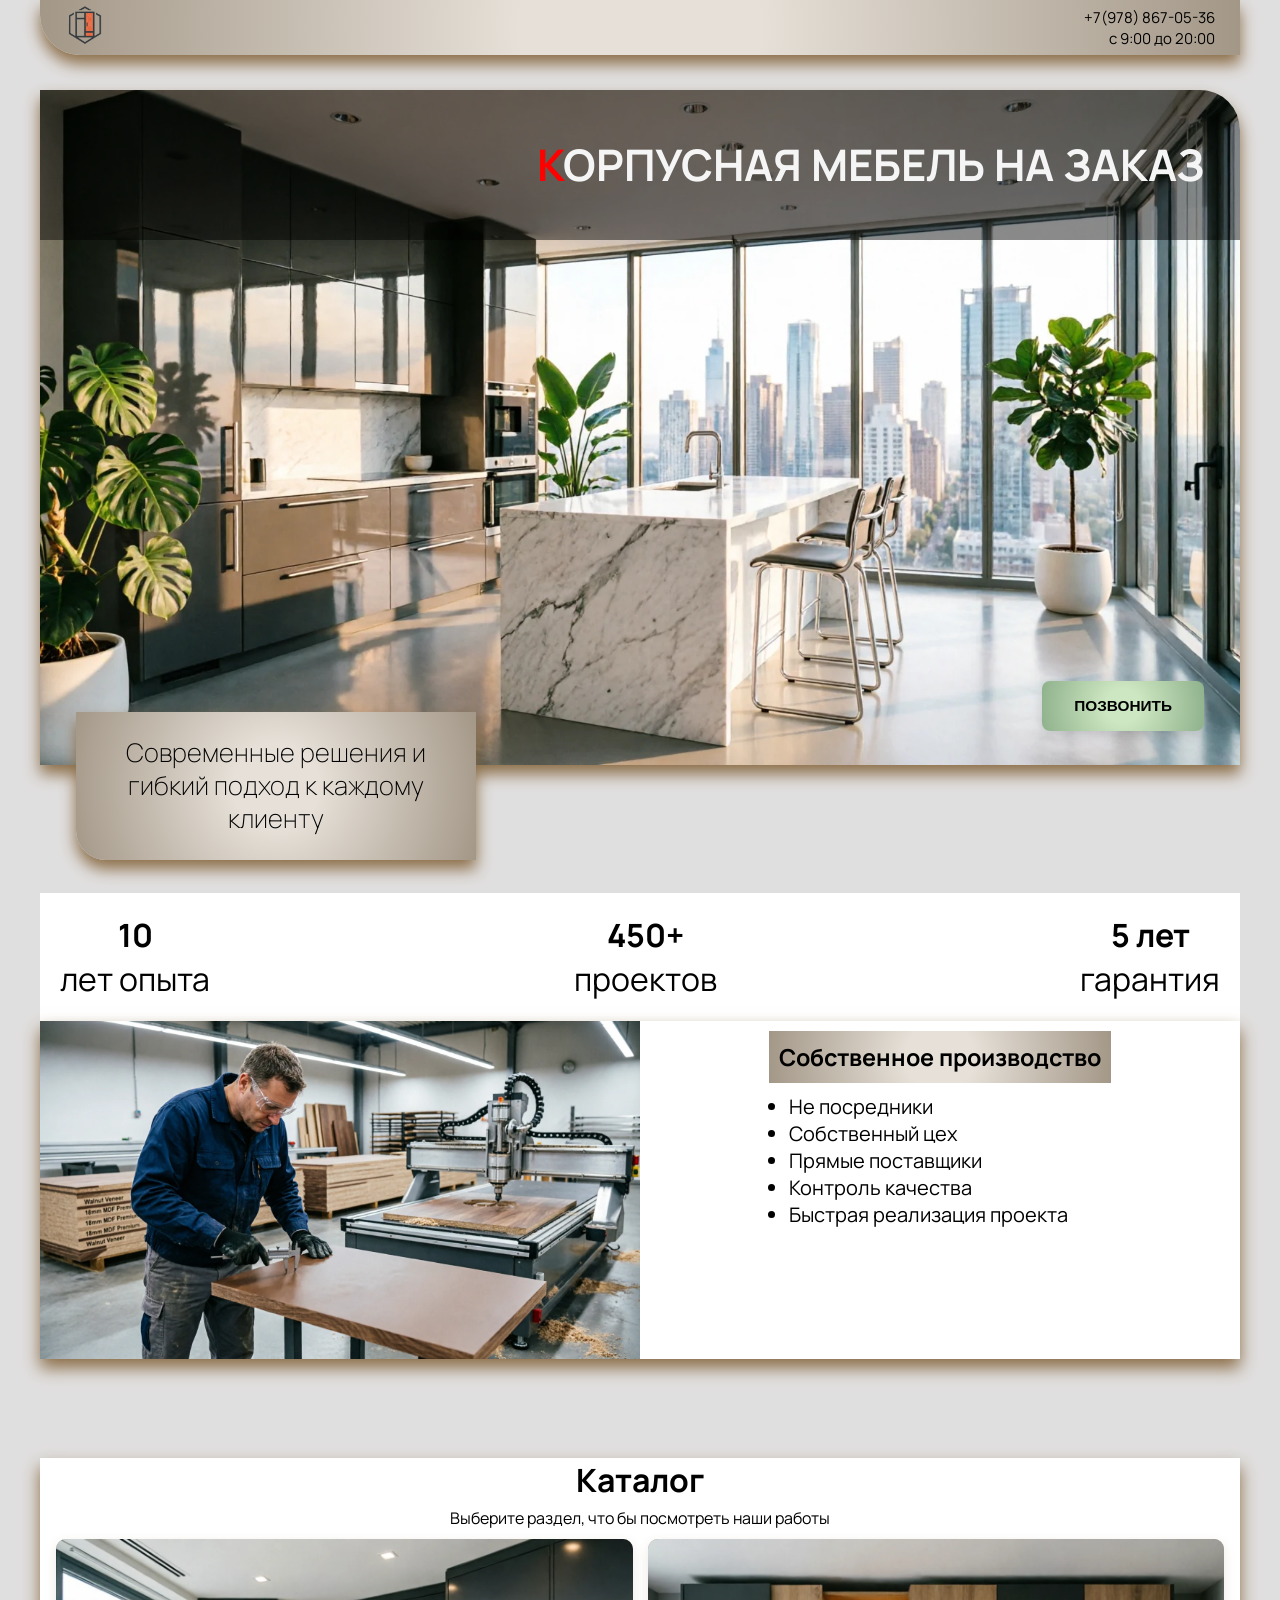
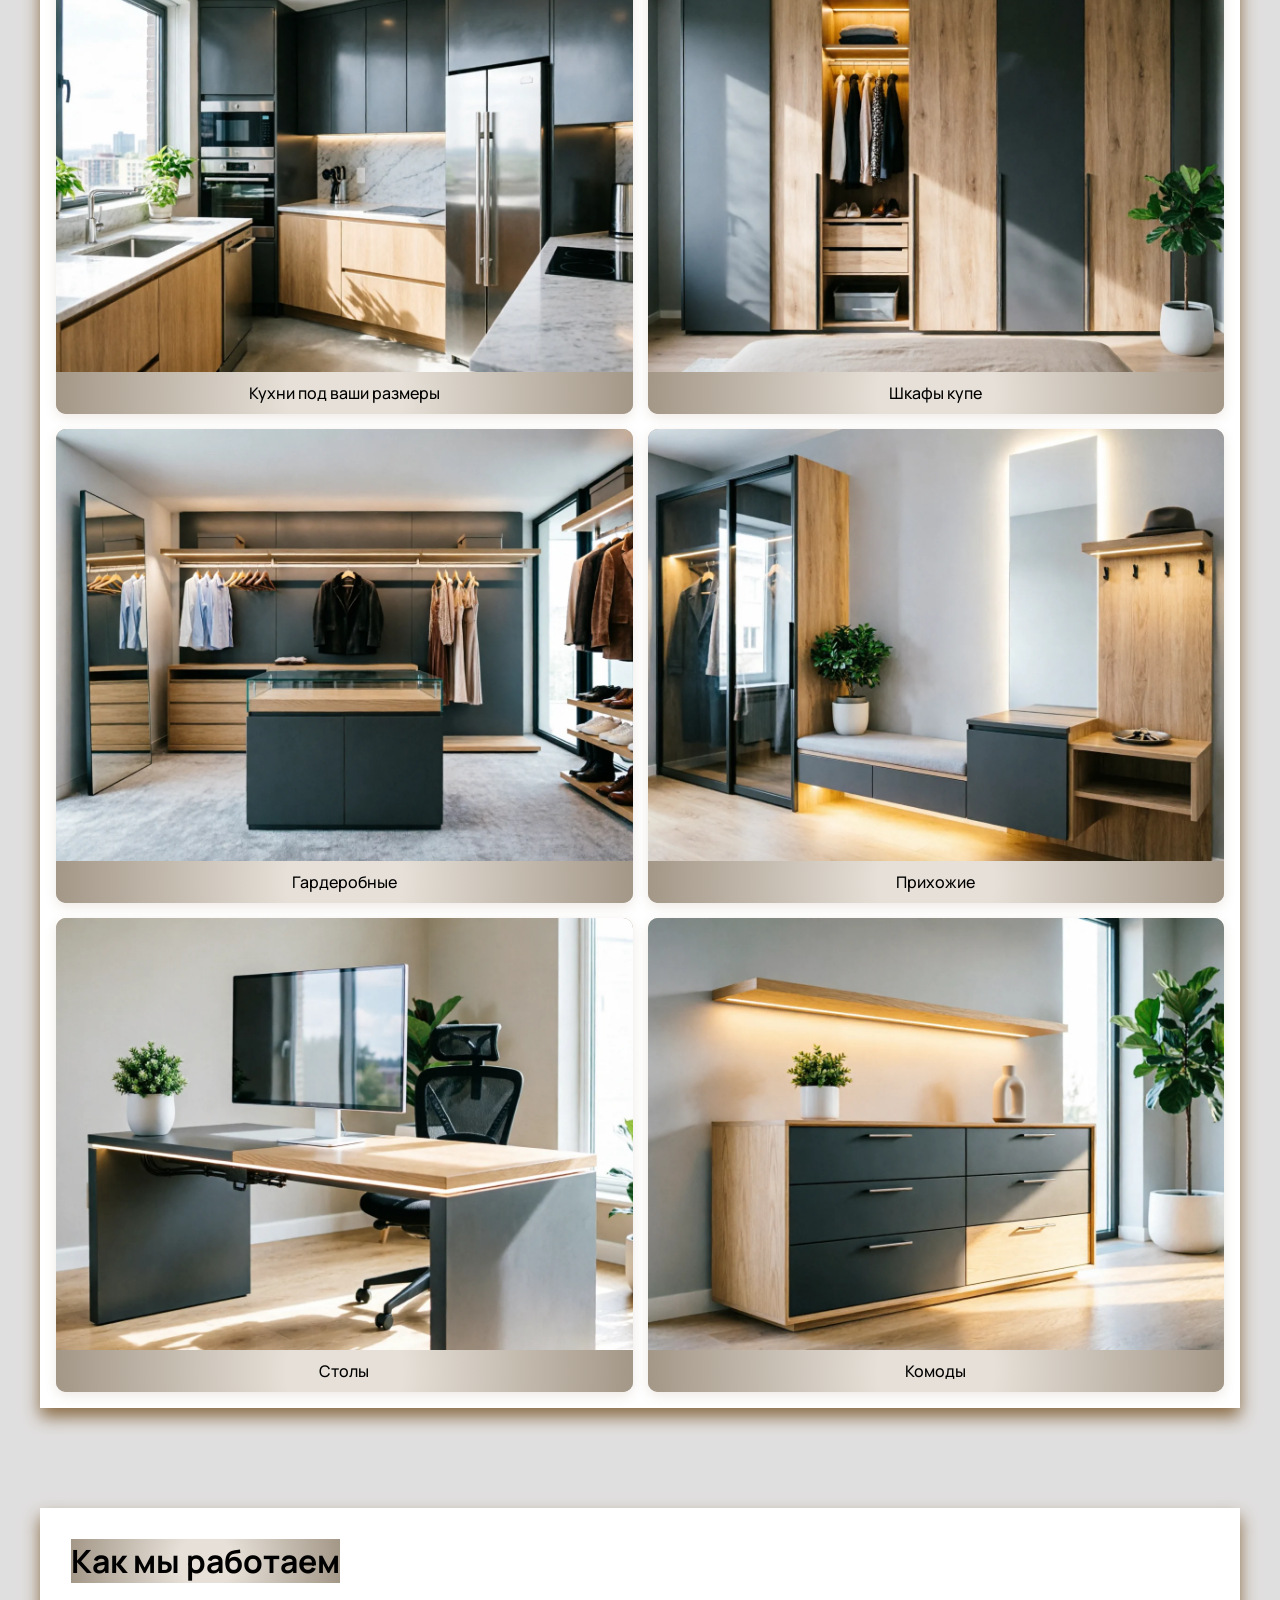
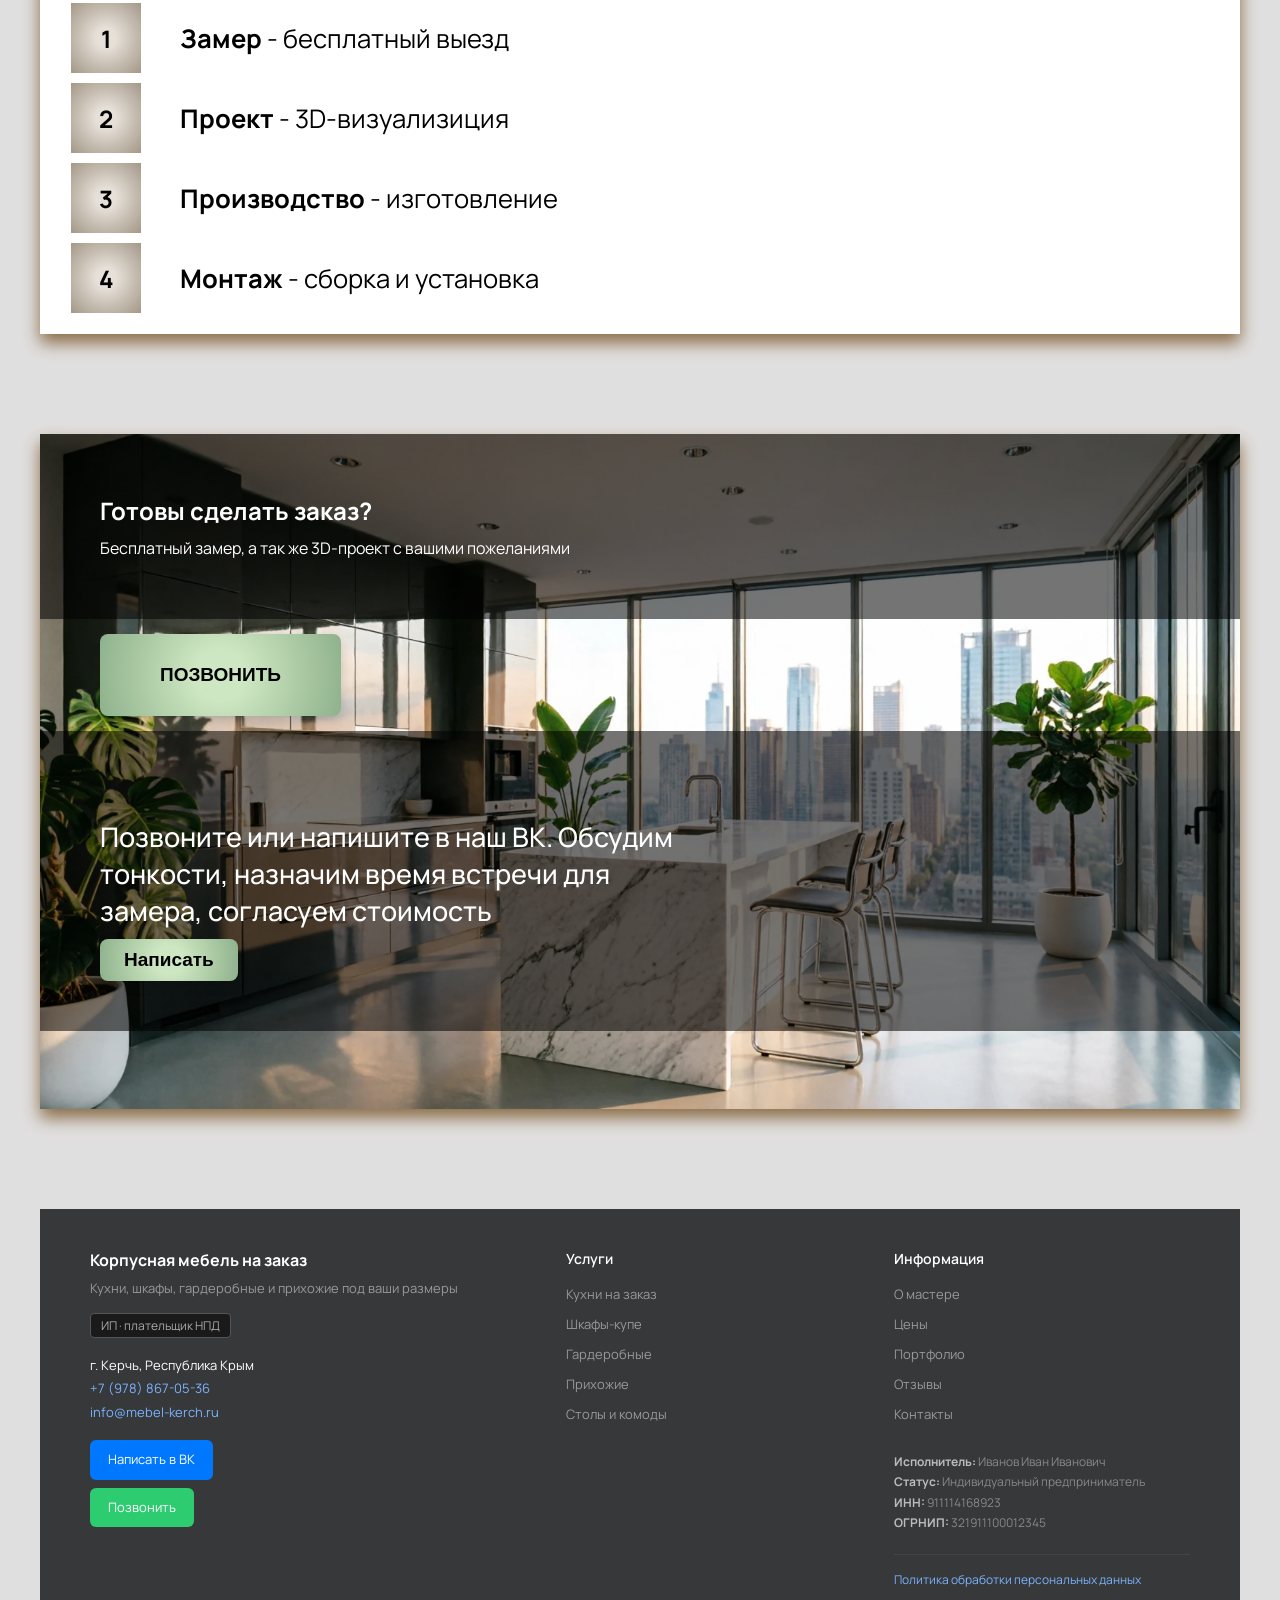
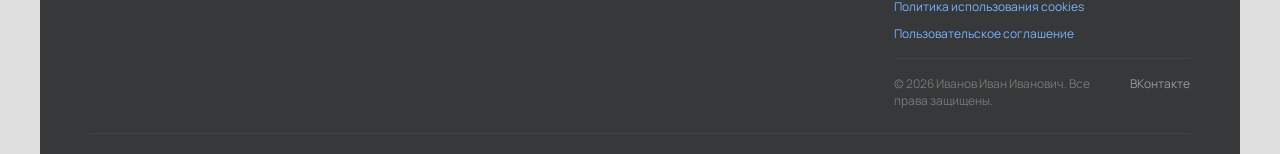
<file: index.html>
<!DOCTYPE html>
<html lang="ru">
<head>
    <meta charset="UTF-8">
    <meta name="viewport" content="width=device-width, initial-scale=1.0">

    <!-- SEO -->
    <meta name="description" content="Корпусная мебель на заказ в Керчи: кухни, шкафы-купе, гардеробные, прихожие, столы и комоды. Собственное производство, бесплатный замер, 3D-проект, гарантия 5 лет. Звоните: +7 (978) 867-05-36">
    <meta name="keywords" content="корпусная мебель Керчь, кухни на заказ Керчь, шкафы-купе Керчь, гардеробные на заказ, прихожие на заказ, мебель на заказ Керчь">
    <meta name="author" content="Иванов Иван Иванович">
    <meta name="robots" content="index, follow">

    <!-- Open Graph (для ВК, Telegram, WhatsApp) -->
    <meta property="og:title" content="Корпусная мебель на заказ в Керчи">
    <meta property="og:description" content="Кухни, шкафы-купе, гардеробные и прихожие под ваши размеры. Собственное производство, гарантия 5 лет.">
    <meta property="og:type" content="website">
    <meta property="og:url" content="https://твой-домен.ru/">
    <meta property="og:image" content="https://твой-домен.ru/images/landing/header-fon.webp">
    <meta property="og:image:width" content="1200">
    <meta property="og:image:height" content="630">
    <meta property="og:locale" content="ru_RU">

    <!-- Фавикон -->
    <link rel="icon" type="image/png" href="images/landing/logotip.png">
    <link rel="apple-touch-icon" href="images/landing/logotip.png">

    <title>Корпусная мебель на заказ</title>
    <link rel="stylesheet" href="styles/style.css">
    <link href="https://fonts.googleapis.com/css2?family=Manrope:wght@400;600;700&display=swap" rel="stylesheet">
</head>
<body>

    <!--ШАПКА-->
    <header class="head">
        <div class="logo-call">
            <div class="logo">
                <img src="images/landing/logotip.png" alt="Логотип фирмы">
            </div>

            <div class="call">
                <p>+7(978) 867-05-36</p>
                <p class="time">с 9:00 до 20:00</p>
            </div>
        </div>

        <!--ГЛАВНЫЙ БЛОК-->
        <div class="glavnaya">
            <div class="zagolovok-text">
                <h1><span>К</span>ОРПУСНАЯ МЕБЕЛЬ НА ЗАКАЗ</h1>
            </div>

            <div class="btn-call">
                <a href="tel:+79788670536">
                    <button>ПОЗВОНИТЬ</button>
                </a>
            </div>

            <div class="slogan">
                <h3>Современные решения и гибкий подход к каждому клиенту</h3>
            </div>
        </div>

        <div class="stata">
            <div class="old">
                <h4>10</h4>
                <p>лет опыта</p>
            </div>

            <div class="project">
                <h4>450+</h4>
                <p>проектов</p>
            </div>

            <div class="garant">
                <h4>5 лет</h4>
                <p>гарантия</p>
            </div>
        </div>

        <div class="information">
            <div>
                <img src="images/landing/information.webp" alt="Наше производство">
            </div>

            <div class="information-spisok">
                <h3>Собственное производство</h3>
                <ul>
                    <li>Не посредники</li>
                    <li>Собственный цех</li>
                    <li>Прямые поставщики</li>
                    <li>Контроль качества</li>
                    <li>Быстрая реализация проекта</li>
                </ul>
            </div>
        </div>
    </header>

    <section class="katalog">
    <h3>Каталог</h3>
    <p>Выберите раздел, что бы посмотреть наши работы</p>

    <div class="katalog-grid">
        <a href="catalog/kuhni.html" target="_blank" class="card-link">
            <div class="card">
                <img src="images/cards/kuh.webp" alt="Кухня">
                <p>Кухни под ваши размеры</p>
            </div>
        </a>

        <a href="catalog/shkafy.html" target="_blank" class="card-link">
            <div class="card">
                <img src="images/cards/kupe.webp" alt="Шкаф купе">
                <p>Шкафы купе</p>
            </div>
        </a>

        <a href="catalog/garderob.html" target="_blank" class="card-link">
            <div class="card">
                <img src="images/cards/gard.webp" alt="Гардеробная">
                <p>Гардеробные</p>
            </div>
        </a>

        <a href="catalog/prihozhie.html" target="_blank" class="card-link">
            <div class="card">
                <img src="images/cards/prih.webp" alt="Прихожая">
                <p>Прихожие</p>
            </div>
        </a>

        <a href="catalog/stoly.html" target="_blank" class="card-link">
            <div class="card">
                <img src="images/cards/stol.webp" alt="Стол">
                <p>Столы</p>
            </div>
        </a>

        <a href="catalog/komody.html" target="_blank" class="card-link">
            <div class="card">
                <img src="images/cards/komod.webp" alt="Комод">
                <p>Комоды</p>
            </div>
        </a>
    </div>
</section>

    <div class="container-spisok-work">
        <div class="spisok-work">
            <h3>Как мы работаем</h3>
            <div class="number-work">
                <h2>1</h2>
                <p class="work-text"><span>Замер</span> - бесплатный выезд</p>
            </div>

            <div class="number-work">
                <h2>2</h2>
                <p class="work-text"><span>Проект</span> - 3D-визуализиция</p>
            </div>

            <div class="number-work">
                <h2>3</h2>
                <p class="work-text"><span>Производство</span> - изготовление</p>
            </div>

            <div class="number-work">
                <h2>4</h2>
                <p class="work-text"><span>Монтаж</span> - сборка и установка</p>
            </div>
        </div>
    </div>

    <div class="container-priziv">
        <div class="priziv">
            <h2>Готовы сделать заказ?</h2>
            <p class="title">Бесплатный замер, а так же 3D-проект с вашими пожеланиями</p>
        </div>

        <div class="btn-call-two">
            <a href="tel:+79788670536">
                <button>ПОЗВОНИТЬ</button>
            </a>
        </div>

        <div class="vk-title">
            <div class="text">
                <p>Позвоните или напишите в наш ВК. Обсудим тонкости,
                назначим время встречи для замера, согласуем стоимость</p>
                <a href="https://vk.ru/mebel_kerch82" target="_blank" rel="noopener">
                    <button>Написать</button>
                </a>
            </div>
        </div>
    </div>

    <footer class="footer">
        <div class="footer-grid">

            <!-- Колонка 1: Бренд + контакты -->
            <div class="footer-col footer-brand">
                <div class="logo">Корпусная мебель на заказ</div>
                <div class="tagline">Кухни, шкафы, гардеробные и прихожие под ваши размеры</div>
                <div class="status">ИП · плательщик НПД</div>

                <div class="contacts-block">
                    <div>г. Керчь, Республика Крым</div>
                    <div><a href="tel:+79788670536">+7 (978) 867-05-36</a></div>
                    <div><a href="mailto:info@mebel-kerch.ru">info@mebel-kerch.ru</a></div>

                    <div style="margin-top:12px">
                        <a href="https://vk.ru/mebel_kerch82" class="btn-vk" target="_blank" rel="noopener">Написать в ВК</a>
                    </div>

                    <div>
                        <a href="tel:+79788670536" class="btn-call-footer">Позвонить</a>
                    </div>
                </div>
            </div>

            <!-- Колонка 2: Услуги -->
            <div class="footer-col">
                <h4>Услуги</h4>
                <ul>
                    <li><a href="#kuhni">Кухни на заказ</a></li>
                    <li><a href="#shkafy">Шкафы-купе</a></li>
                    <li><a href="#garderob">Гардеробные</a></li>
                    <li><a href="#prihozhie">Прихожие</a></li>
                    <li><a href="#stoly">Столы и комоды</a></li>
                </ul>
            </div>

            <!-- Колонка 3: Информация -->
            <div class="footer-col">
                <h4>Информация</h4>
                <ul>
                    <li><a href="#master">О мастере</a></li>
                    <li><a href="#price">Цены</a></li>
                    <li><a href="#portfolio">Портфолио</a></li>
                    <li><a href="#reviews">Отзывы</a></li>
                    <li><a href="#contacts">Контакты</a></li>
                </ul>

                <!-- Юридическая информация -->
                <div class="legal-info">
                    <div><strong>Исполнитель:</strong> Иванов Иван Иванович</div>
                    <div><strong>Статус:</strong> Индивидуальный предприниматель</div>
                    <div><strong>ИНН:</strong> 911114168923</div>
                    <div><strong>ОГРНИП:</strong> 321911100012345</div>
                </div>

                <!-- Ссылки на документы -->
                <div class="legal-links">
                    <a href="legal/privacy.html">Политика обработки персональных данных</a>
                    <a href="legal/cookies.html">Политика использования cookies</a>
                    <a href="legal/terms.html">Пользовательское соглашение</a>
                </div>

                <!-- Нижняя строка -->
                <div class="footer-bottom">
                    <div>© 2026 Иванов Иван Иванович. Все права защищены.</div>
                    <div>
                        <a href="https://vk.ru/mebel_kerch82" target="_blank" rel="noopener">ВКонтакте</a>
                    </div>
                </div>
            </div>
        </div>
    </footer>

</body>
</html>
</file>
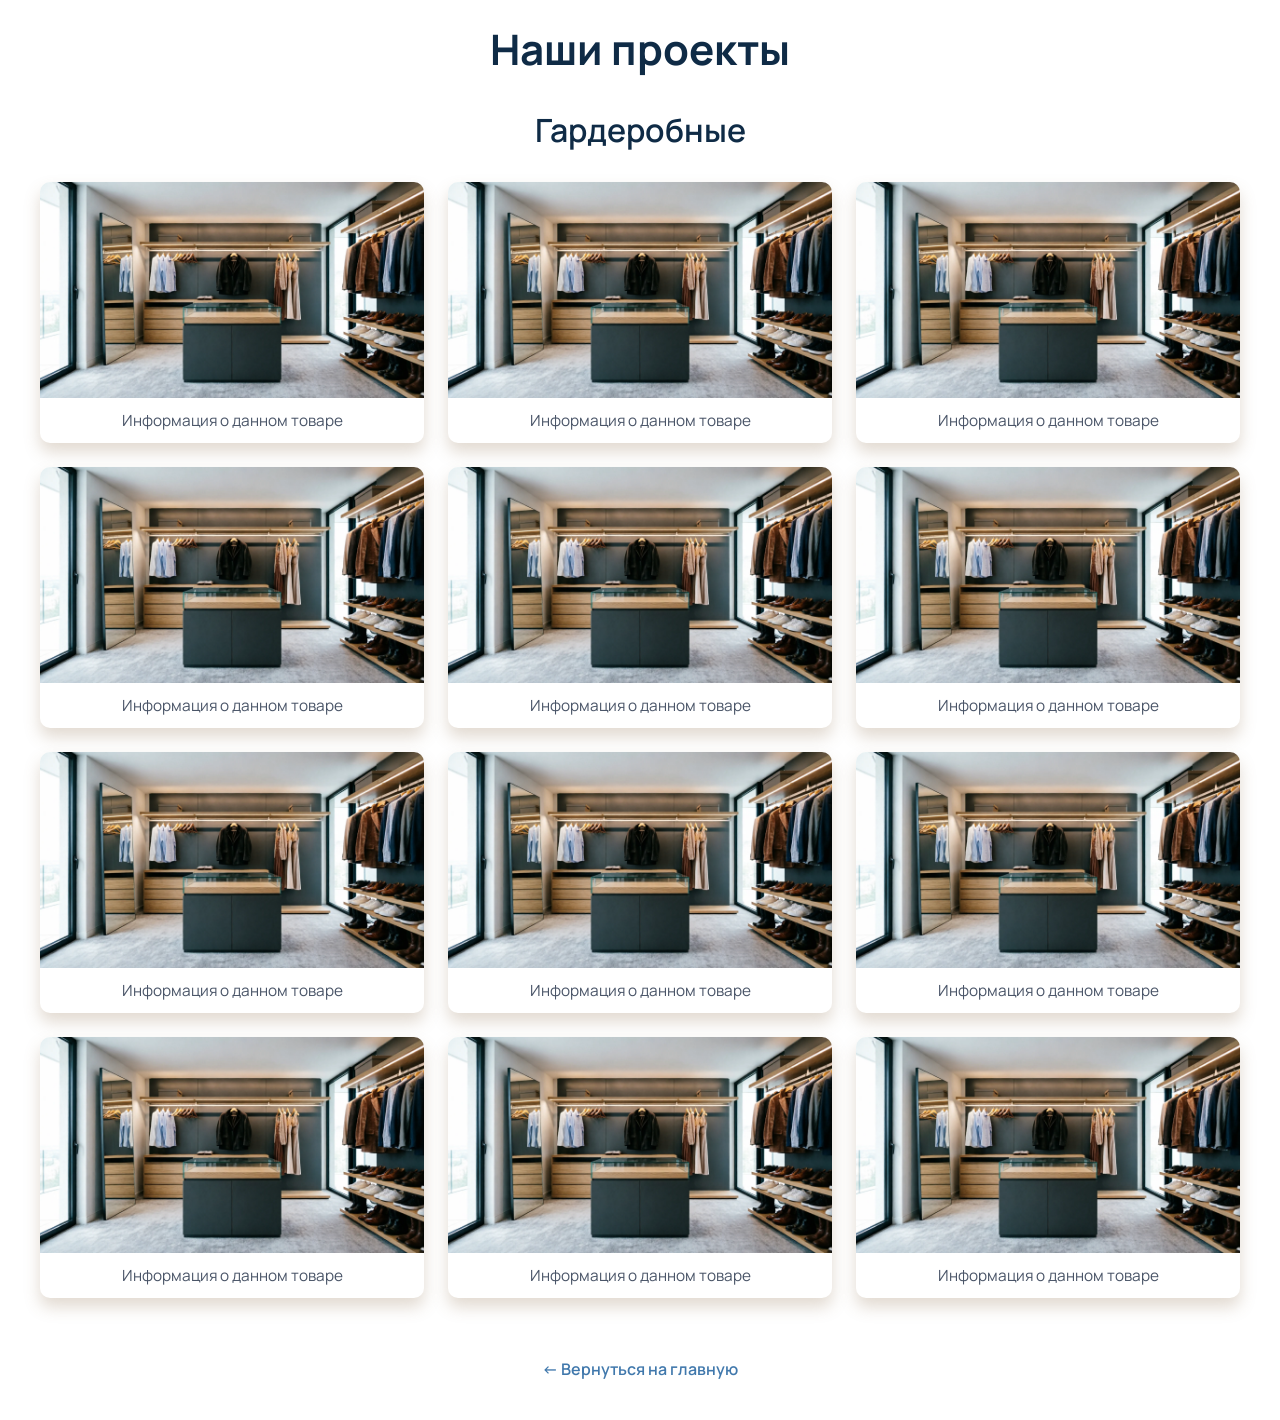
<file: catalog/garderob.html>
<!DOCTYPE html>
<html lang="ru">
<head>
    <meta charset="UTF-8">
    <meta name="viewport" content="width=device-width, initial-scale=1.0">
    <title>Наши проекты: Кухни</title>
    <link rel="stylesheet" href="../styles/catalog.css">
    <link href="https://fonts.googleapis.com/css2?family=Manrope:wght@400;600;700&display=swap" rel="stylesheet">
</head>
<body>

    <header class="catalog-header">
        <h1>Наши проекты</h1>
    </header>

    <section class="catalog-section">
        <h2>Гардеробные</h2>

        <div class="catalog-grid">
            <div class="catalog-card">
                <img src="../images/catalog/gard/gard.webp" alt="Гардеробная 1">
                <p>Информация о данном товаре</p>
            </div>

            <div class="catalog-card">
                <img src="../images/catalog/gard/gard.webp" alt="Гардеробная 1">
                <p>Информация о данном товаре</p>
            </div>

            <div class="catalog-card">
                <img src="../images/catalog/gard/gard.webp" alt="Гардеробная 1">
                <p>Информация о данном товаре</p>
            </div>

            <div class="catalog-card">
                <img src="../images/catalog/gard/gard.webp" alt="Гардеробная 1">
                <p>Информация о данном товаре</p>
            </div>

            <div class="catalog-card">
                <img src="../images/catalog/gard/gard.webp" alt="Гардеробная 1">
                <p>Информация о данном товаре</p>
            </div>

            <div class="catalog-card">
                <img src="../images/catalog/gard/gard.webp" alt="Гардеробная 1">
                <p>Информация о данном товаре</p>
            </div>

            <div class="catalog-card">
                <img src="../images/catalog/gard/gard.webp" alt="Гардеробная 1">
                <p>Информация о данном товаре</p>
            </div>

            <div class="catalog-card">
                <img src="../images/catalog/gard/gard.webp" alt="Гардеробная 1">
                <p>Информация о данном товаре</p>
            </div>

            <div class="catalog-card">
                <img src="../images/catalog/gard/gard.webp" alt="Гардеробная 1">
                <p>Информация о данном товаре</p>
            </div>

            <div class="catalog-card">
                <img src="../images/catalog/gard/gard.webp" alt="Гардеробная 1">
                <p>Информация о данном товаре</p>
            </div>

            <div class="catalog-card">
                <img src="../images/catalog/gard/gard.webp" alt="Гардеробная 1">
                <p>Информация о данном товаре</p>
            </div>

            <div class="catalog-card">
                <img src="../images/catalog/gard/gard.webp" alt="Гардеробная 1">
                <p>Информация о данном товаре</p>
            </div>

            <!-- ... повторяешь до 12 карточек ... -->
        </div>
    </section>

    <footer class="catalog-footer">
        <a href="../index.html">← Вернуться на главную</a>
    </footer>

</body>
</html>
</file>
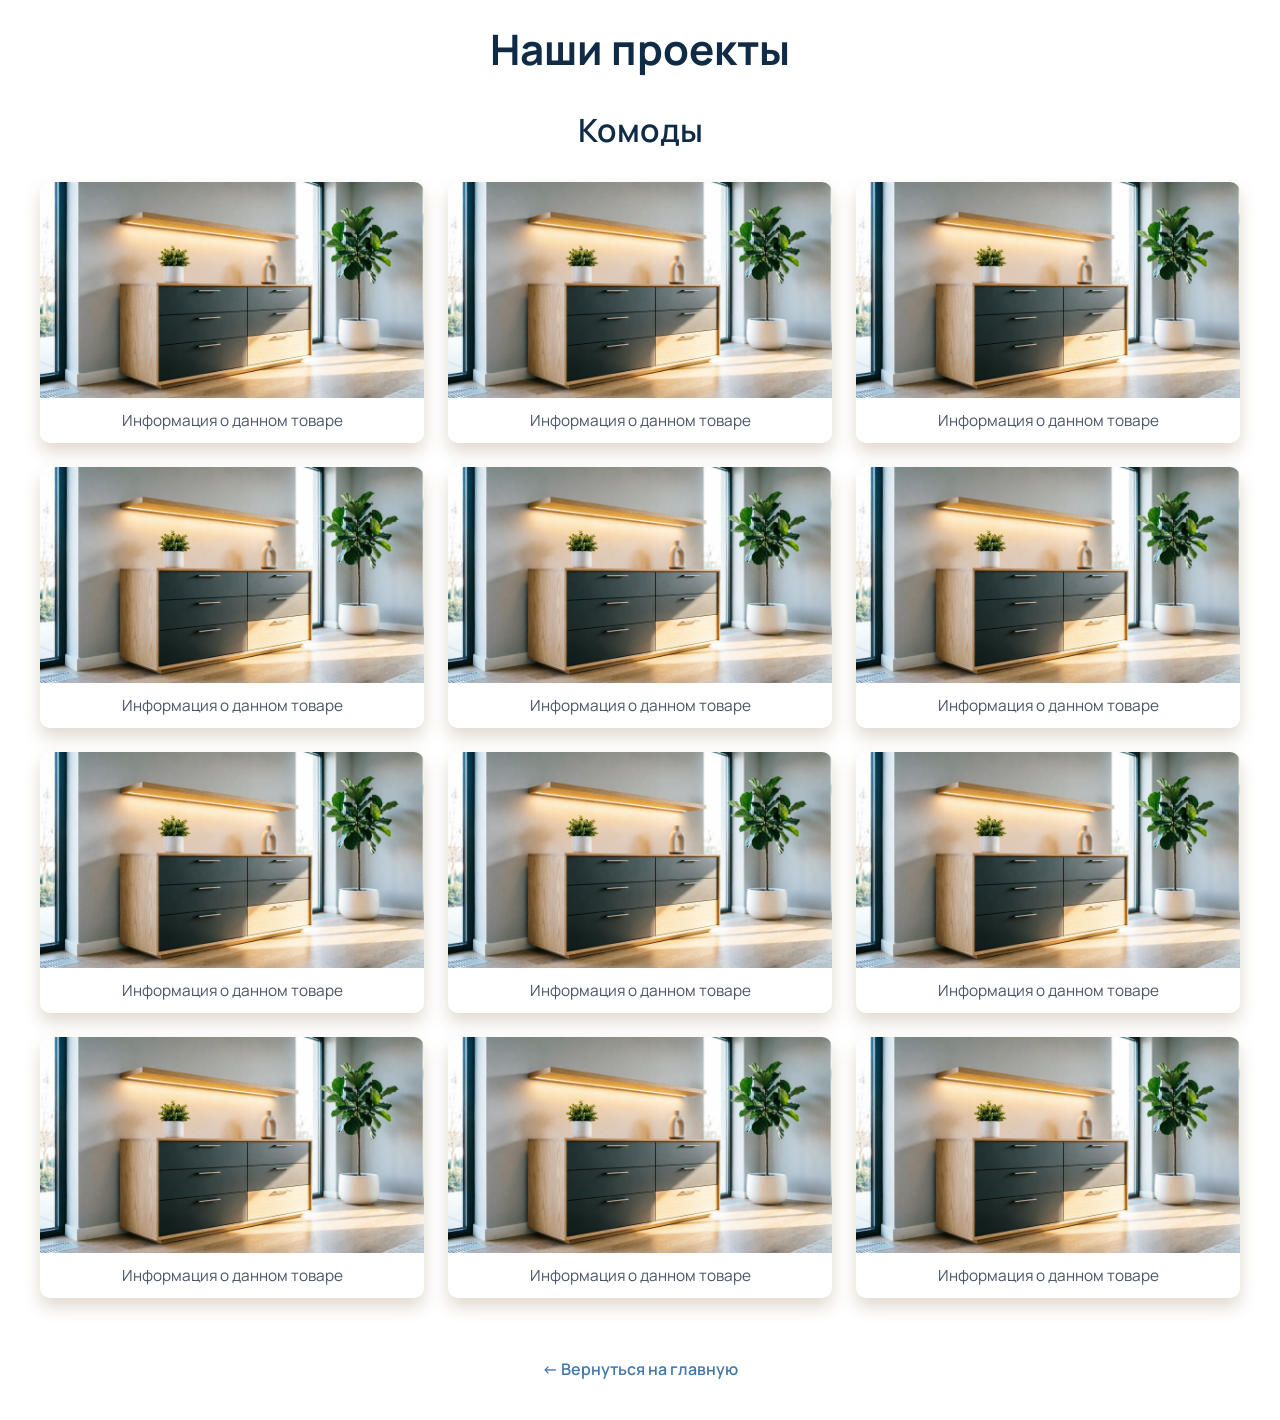
<file: catalog/komody.html>
<!DOCTYPE html>
<html lang="ru">
<head>
    <meta charset="UTF-8">
    <meta name="viewport" content="width=device-width, initial-scale=1.0">
    <title>Наши проекты: Кухни</title>
    <link rel="stylesheet" href="../styles/catalog.css">
    <link href="https://fonts.googleapis.com/css2?family=Manrope:wght@400;600;700&display=swap" rel="stylesheet">
</head>
<body>

    <header class="catalog-header">
        <h1>Наши проекты</h1>
    </header>

    <section class="catalog-section">
        <h2>Комоды</h2>

        <div class="catalog-grid">
            <div class="catalog-card">
                <img src="../images/catalog/komod/komod.webp" alt="Комоды 1">
                <p>Информация о данном товаре</p>
            </div>

            <div class="catalog-card">
                <img src="../images/catalog/komod/komod.webp" alt="Комоды 1">
                <p>Информация о данном товаре</p>
            </div>

            <div class="catalog-card">
                <img src="../images/catalog/komod/komod.webp" alt="Комоды 1">
                <p>Информация о данном товаре</p>
            </div>

            <div class="catalog-card">
                <img src="../images/catalog/komod/komod.webp" alt="Комоды 1">
                <p>Информация о данном товаре</p>
            </div>

            <div class="catalog-card">
                <img src="../images/catalog/komod/komod.webp" alt="Комоды 1">
                <p>Информация о данном товаре</p>
            </div>

            <div class="catalog-card">
                <img src="../images/catalog/komod/komod.webp" alt="Комоды 1">
                <p>Информация о данном товаре</p>
            </div>

            <div class="catalog-card">
                <img src="../images/catalog/komod/komod.webp" alt="Комоды 1">
                <p>Информация о данном товаре</p>
            </div>

            <div class="catalog-card">
                <img src="../images/catalog/komod/komod.webp" alt="Комоды 1">
                <p>Информация о данном товаре</p>
            </div>

            <div class="catalog-card">
                <img src="../images/catalog/komod/komod.webp" alt="Комоды 1">
                <p>Информация о данном товаре</p>
            </div>

            <div class="catalog-card">
                <img src="../images/catalog/komod/komod.webp" alt="Комоды 1">
                <p>Информация о данном товаре</p>
            </div>

            <div class="catalog-card">
                <img src="../images/catalog/komod/komod.webp" alt="Комоды 1">
                <p>Информация о данном товаре</p>
            </div>

            <div class="catalog-card">
                <img src="../images/catalog/komod/komod.webp" alt="Комоды 1">
                <p>Информация о данном товаре</p>
            </div>

            <!-- ... повторяешь до 12 карточек ... -->
        </div>
    </section>

    <footer class="catalog-footer">
        <a href="../index.html">← Вернуться на главную</a>
    </footer>

</body>
</html>
</file>
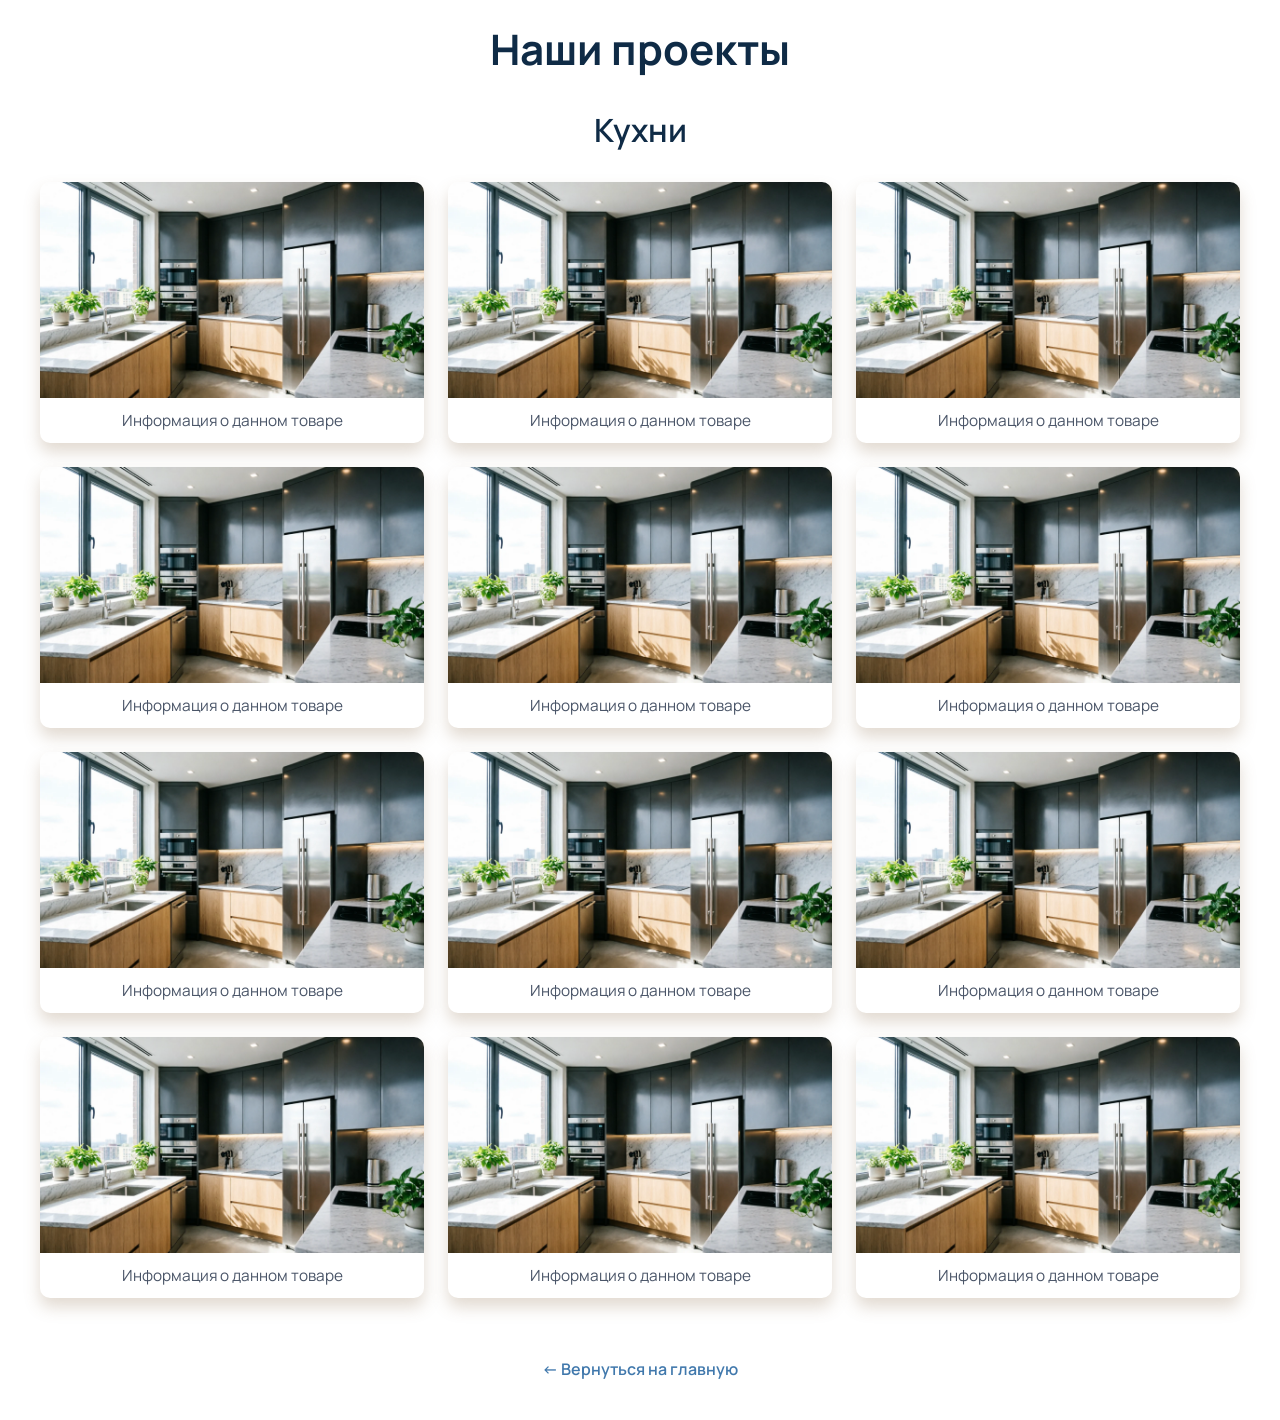
<file: catalog/kuhni.html>
<!DOCTYPE html>
<html lang="ru">
<head>
    <meta charset="UTF-8">
    <meta name="viewport" content="width=device-width, initial-scale=1.0">

    <meta name="description" content="Кухни на заказ в Керчи. Индивидуальные проекты под ваши размеры. Собственное производство, гарантия 5 лет. Бесплатный замер и 3D-проект.">
    <meta name="keywords" content="кухни на заказ Керчь, кухня под заказ, корпусная мебель Керчь">
    <meta name="robots" content="index, follow">

    <meta property="og:title" content="Кухни на заказ в Керчи — наши проекты">
    <meta property="og:description" content="Индивидуальные кухни под ваши размеры. Собственное производство.">
    <meta property="og:type" content="website">
    <meta property="og:url" content="https://твой-домен.ru/catalog/kuhni.html">
    <meta property="og:image" content="https://твой-домен.ru/images/cards/kuh1.jpg">

    <title>Наши проекты: Кухни</title>
    <link rel="stylesheet" href="../styles/catalog.css">
    <link href="https://fonts.googleapis.com/css2?family=Manrope:wght@400;600;700&display=swap" rel="stylesheet">
</head>
<body>

    <header class="catalog-header">
        <h1>Наши проекты</h1>
    </header>

    <section class="catalog-section">
        <h2>Кухни</h2>

        <div class="catalog-grid">
            <div class="catalog-card">
                <img src="../images/catalog/kuh/kuh1.webp" alt="Кухня 1">
                <p>Информация о данном товаре</p>
            </div>

            <div class="catalog-card">
                <img src="../images/catalog/kuh/kuh1.webp" alt="Кухня 2">
                <p>Информация о данном товаре</p>
            </div>

            <div class="catalog-card">
                <img src="../images/catalog/kuh/kuh1.webp" alt="Кухня 2">
                <p>Информация о данном товаре</p>
            </div>
            
            <div class="catalog-card">
                <img src="../images/catalog/kuh/kuh1.webp" alt="Кухня 2">
                <p>Информация о данном товаре</p>
            </div>

            <div class="catalog-card">
                <img src="../images/catalog/kuh/kuh1.webp" alt="Кухня 2">
                <p>Информация о данном товаре</p>
            </div>

            <div class="catalog-card">
                <img src="../images/catalog/kuh/kuh1.webp" alt="Кухня 2">
                <p>Информация о данном товаре</p>
            </div>

            <div class="catalog-card">
                <img src="../images/catalog/kuh/kuh1.webp" alt="Кухня 2">
                <p>Информация о данном товаре</p>
            </div>

            <div class="catalog-card">
                <img src="../images/catalog/kuh/kuh1.webp" alt="Кухня 2">
                <p>Информация о данном товаре</p>
            </div>

            <div class="catalog-card">
                <img src="../images/catalog/kuh/kuh1.webp" alt="Кухня 2">
                <p>Информация о данном товаре</p>
            </div>

            <div class="catalog-card">
                <img src="../images/catalog/kuh/kuh1.webp" alt="Кухня 2">
                <p>Информация о данном товаре</p>
            </div>

            <div class="catalog-card">
                <img src="../images/catalog/kuh/kuh1.webp" alt="Кухня 2">
                <p>Информация о данном товаре</p>
            </div>

            <div class="catalog-card">
                <img src="../images/catalog/kuh/kuh1.webp" alt="Кухня 2">
                <p>Информация о данном товаре</p>
            </div>

            <!-- ... повторяешь до 12 карточек ... -->
        </div>
    </section>

    <footer class="catalog-footer">
        <a href="../index.html">← Вернуться на главную</a>
    </footer>

</body>
</html>
</file>
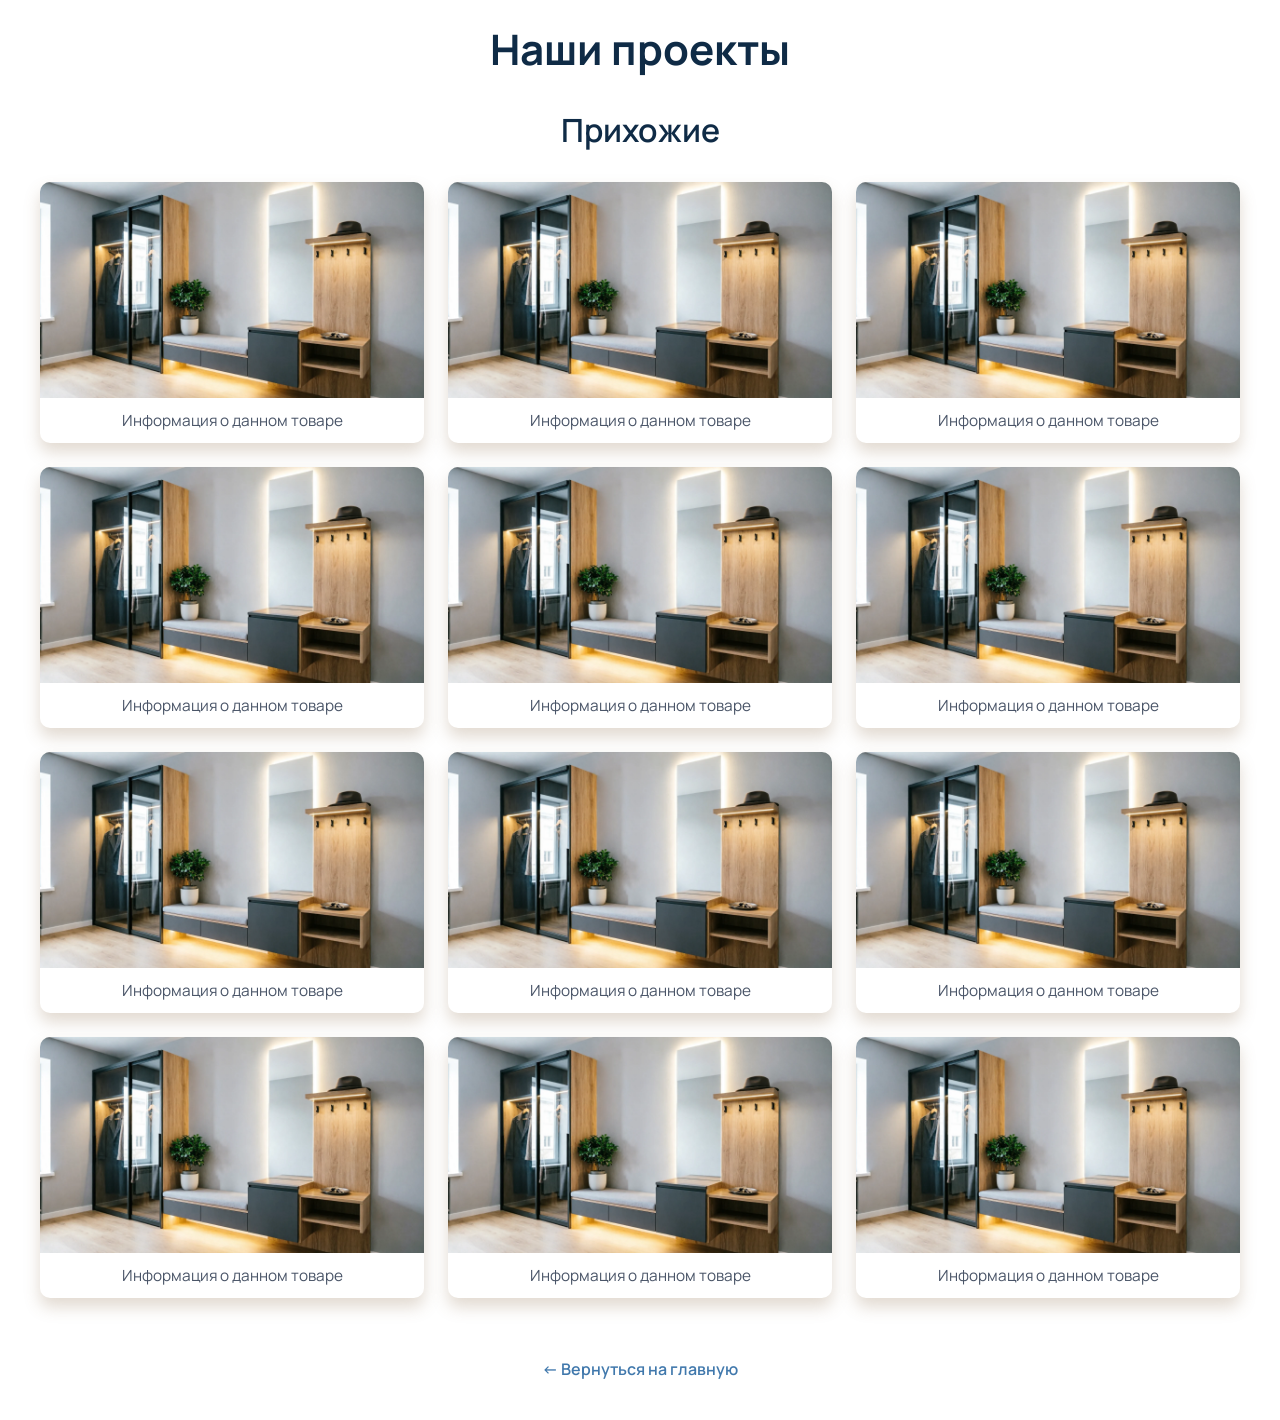
<file: catalog/prihozhie.html>
<!DOCTYPE html>
<html lang="ru">
<head>
    <meta charset="UTF-8">
    <meta name="viewport" content="width=device-width, initial-scale=1.0">
    <title>Наши проекты: Кухни</title>
    <link rel="stylesheet" href="../styles/catalog.css">
    <link href="https://fonts.googleapis.com/css2?family=Manrope:wght@400;600;700&display=swap" rel="stylesheet">
</head>
<body>

    <header class="catalog-header">
        <h1>Наши проекты</h1>
    </header>

    <section class="catalog-section">
        <h2>Прихожие</h2>

        <div class="catalog-grid">
            <div class="catalog-card">
                <img src="../images/catalog/prih/prih.webp" alt="Прихожая 1">
                <p>Информация о данном товаре</p>
            </div>

            <div class="catalog-card">
                <img src="../images/catalog/prih/prih.webp" alt="Прихожая 1">
                <p>Информация о данном товаре</p>
            </div>

            <div class="catalog-card">
                <img src="../images/catalog/prih/prih.webp" alt="Прихожая 1">
                <p>Информация о данном товаре</p>
            </div>

            <div class="catalog-card">
                <img src="../images/catalog/prih/prih.webp" alt="Прихожая 1">
                <p>Информация о данном товаре</p>
            </div>

            <div class="catalog-card">
                <img src="../images/catalog/prih/prih.webp" alt="Прихожая 1">
                <p>Информация о данном товаре</p>
            </div>

            <div class="catalog-card">
                <img src="../images/catalog/prih/prih.webp" alt="Прихожая 1">
                <p>Информация о данном товаре</p>
            </div>

            <div class="catalog-card">
                <img src="../images/catalog/prih/prih.webp" alt="Прихожая 1">
                <p>Информация о данном товаре</p>
            </div>

            <div class="catalog-card">
                <img src="../images/catalog/prih/prih.webp" alt="Прихожая 1">
                <p>Информация о данном товаре</p>
            </div>

            <div class="catalog-card">
                <img src="../images/catalog/prih/prih.webp" alt="Прихожая 1">
                <p>Информация о данном товаре</p>
            </div>

            <div class="catalog-card">
                <img src="../images/catalog/prih/prih.webp" alt="Прихожая 1">
                <p>Информация о данном товаре</p>
            </div>

            <div class="catalog-card">
                <img src="../images/catalog/prih/prih.webp" alt="Прихожая 1">
                <p>Информация о данном товаре</p>
            </div>

            <div class="catalog-card">
                <img src="../images/catalog/prih/prih.webp" alt="Прихожая 1">
                <p>Информация о данном товаре</p>
            </div>

            <!-- ... повторяешь до 12 карточек ... -->
        </div>
    </section>

    <footer class="catalog-footer">
        <a href="../index.html">← Вернуться на главную</a>
    </footer>

</body>
</html>
</file>
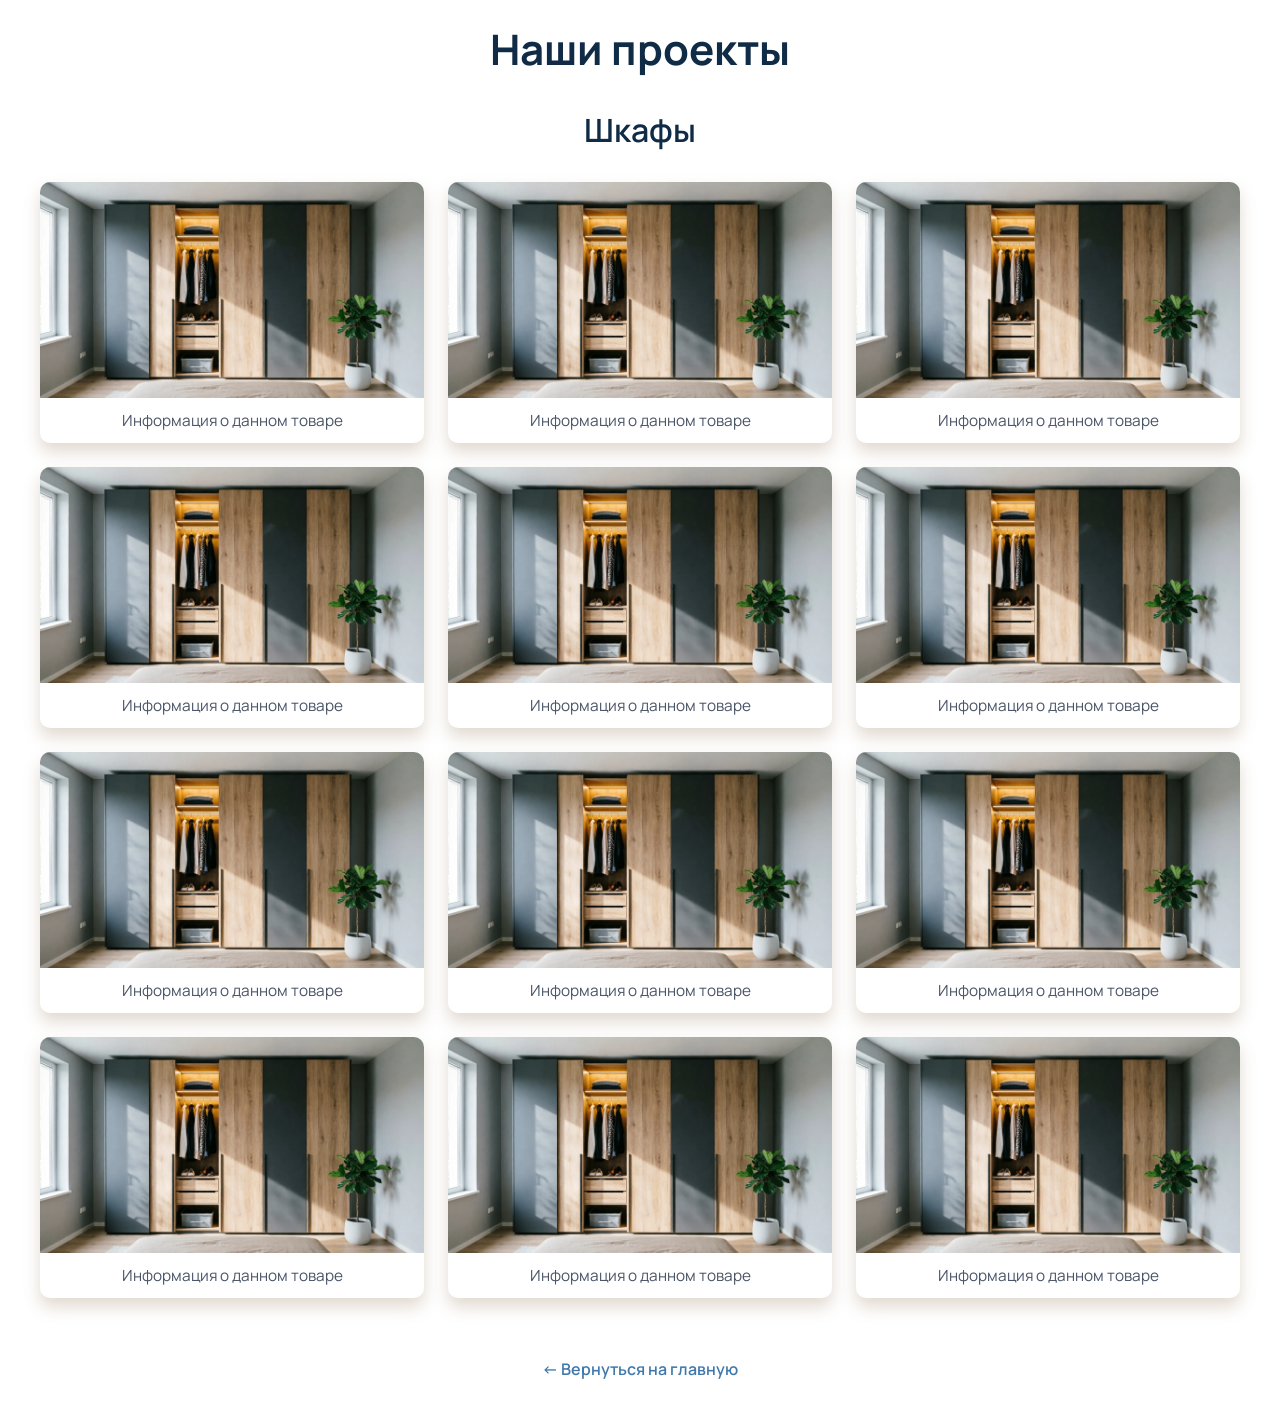
<file: catalog/shkafy.html>
<!DOCTYPE html>
<html lang="ru">
<head>
    <meta charset="UTF-8">
    <meta name="viewport" content="width=device-width, initial-scale=1.0">
    <title>Наши проекты: Кухни</title>
    <link rel="stylesheet" href="../styles/catalog.css">
    <link href="https://fonts.googleapis.com/css2?family=Manrope:wght@400;600;700&display=swap" rel="stylesheet">
</head>
<body>

    <header class="catalog-header">
        <h1>Наши проекты</h1>
    </header>

    <section class="catalog-section">
        <h2>Шкафы</h2>

        <div class="catalog-grid">
            <div class="catalog-card">
                <img src="../images/catalog/kupe/kupe1.webp" alt="Шкафы 1">
                <p>Информация о данном товаре</p>
            </div>

            <div class="catalog-card">
                <img src="../images/catalog/kupe/kupe1.webp" alt="Шкафы 1">
                <p>Информация о данном товаре</p>
            </div>

            <div class="catalog-card">
                <img src="../images/catalog/kupe/kupe1.webp" alt="Шкафы 1">
                <p>Информация о данном товаре</p>
            </div>

            <div class="catalog-card">
                <img src="../images/catalog/kupe/kupe1.webp" alt="Шкафы 1">
                <p>Информация о данном товаре</p>
            </div>

            <div class="catalog-card">
                <img src="../images/catalog/kupe/kupe1.webp" alt="Шкафы 1">
                <p>Информация о данном товаре</p>
            </div>

            <div class="catalog-card">
                <img src="../images/catalog/kupe/kupe1.webp" alt="Шкафы 1">
                <p>Информация о данном товаре</p>
            </div>

            <div class="catalog-card">
                <img src="../images/catalog/kupe/kupe1.webp" alt="Шкафы 1">
                <p>Информация о данном товаре</p>
            </div>

            <div class="catalog-card">
                <img src="../images/catalog/kupe/kupe1.webp" alt="Шкафы 1">
                <p>Информация о данном товаре</p>
            </div>

            <div class="catalog-card">
                <img src="../images/catalog/kupe/kupe1.webp" alt="Шкафы 1">
                <p>Информация о данном товаре</p>
            </div>

            <div class="catalog-card">
                <img src="../images/catalog/kupe/kupe1.webp" alt="Шкафы 1">
                <p>Информация о данном товаре</p>
            </div>

            <div class="catalog-card">
                <img src="../images/catalog/kupe/kupe1.webp" alt="Шкафы 1">
                <p>Информация о данном товаре</p>
            </div>

            <div class="catalog-card">
                <img src="../images/catalog/kupe/kupe1.webp" alt="Шкафы 1">
                <p>Информация о данном товаре</p>
            </div>

            <!-- ... повторяешь до 12 карточек ... -->
        </div>
    </section>

    <footer class="catalog-footer">
        <a href="../index.html">← Вернуться на главную</a>
    </footer>

</body>
</html>
</file>
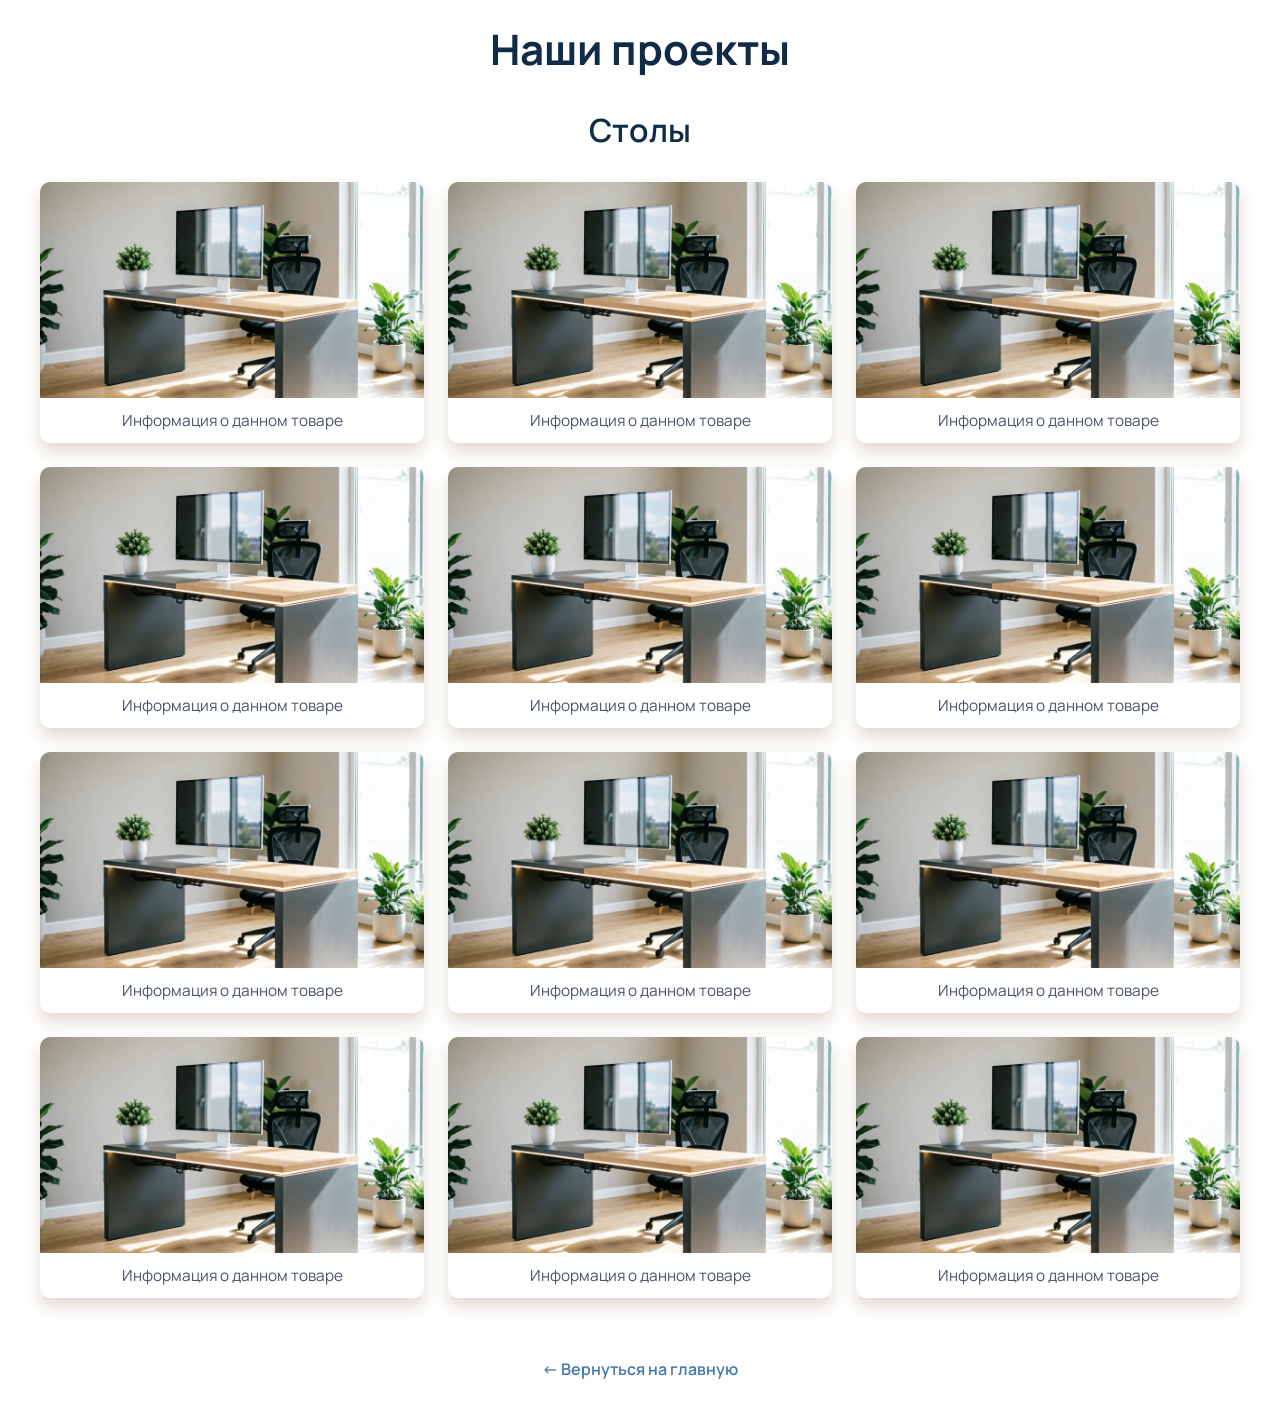
<file: catalog/stoly.html>
<!DOCTYPE html>
<html lang="ru">
<head>
    <meta charset="UTF-8">
    <meta name="viewport" content="width=device-width, initial-scale=1.0">
    <title>Наши проекты: Кухни</title>
    <link rel="stylesheet" href="../styles/catalog.css">
    <link href="https://fonts.googleapis.com/css2?family=Manrope:wght@400;600;700&display=swap" rel="stylesheet">
</head>
<body>

    <header class="catalog-header">
        <h1>Наши проекты</h1>
    </header>

    <section class="catalog-section">
        <h2>Столы</h2>

        <div class="catalog-grid">
            <div class="catalog-card">
                <img src="../images/catalog/stol/stol.webp" alt="Столы 1">
                <p>Информация о данном товаре</p>
            </div>

            <div class="catalog-card">
                <img src="../images/catalog/stol/stol.webp" alt="Столы 1">
                <p>Информация о данном товаре</p>
            </div>

            <div class="catalog-card">
                <img src="../images/catalog/stol/stol.webp" alt="Столы 1">
                <p>Информация о данном товаре</p>
            </div>

            <div class="catalog-card">
                <img src="../images/catalog/stol/stol.webp" alt="Столы 1">
                <p>Информация о данном товаре</p>
            </div>

            <div class="catalog-card">
                <img src="../images/catalog/stol/stol.webp" alt="Столы 1">
                <p>Информация о данном товаре</p>
            </div>

            <div class="catalog-card">
                <img src="../images/catalog/stol/stol.webp" alt="Столы 1">
                <p>Информация о данном товаре</p>
            </div>

            <div class="catalog-card">
                <img src="../images/catalog/stol/stol.webp" alt="Столы 1">
                <p>Информация о данном товаре</p>
            </div>

            <div class="catalog-card">
                <img src="../images/catalog/stol/stol.webp" alt="Столы 1">
                <p>Информация о данном товаре</p>
            </div>

            <div class="catalog-card">
                <img src="../images/catalog/stol/stol.webp" alt="Столы 1">
                <p>Информация о данном товаре</p>
            </div>

            <div class="catalog-card">
                <img src="../images/catalog/stol/stol.webp" alt="Столы 1">
                <p>Информация о данном товаре</p>
            </div>

            <div class="catalog-card">
                <img src="../images/catalog/stol/stol.webp" alt="Столы 1">
                <p>Информация о данном товаре</p>
            </div>

            <div class="catalog-card">
                <img src="../images/catalog/stol/stol.webp" alt="Столы 1">
                <p>Информация о данном товаре</p>
            </div>

            <!-- ... повторяешь до 12 карточек ... -->
        </div>
    </section>

    <footer class="catalog-footer">
        <a href="../index.html">← Вернуться на главную</a>
    </footer>

</body>
</html>
</file>
<file: styles/style.css>
* {
    margin: 0;
    padding: 0;
    box-sizing: border-box;
}

body {
    font-family: 'Manrope', sans-serif;
    background: rgb(224, 223, 223);
    padding: 0 16px 0 16px;
}

/* Убираем подчёркивание у ссылок-обёрток вокруг кнопок */
.btn-call a,
.btn-call-two a,
.text a {
    text-decoration: none;
}

.logo-call {
    display: flex;
    justify-content: space-between;
    align-items: center;
    margin: 0 auto;
    max-width: 1200px;
    width: 100%;
    padding: 5px 25px;
    border-radius: 0 0 0 40px;
    background: radial-gradient(circle, #e6e0d8 20%, #a39787 100%);
    box-shadow: 0 9px 16px rgba(139, 109, 71, 1.15);
}

.logo img {
    max-width: 40px;
    height: auto;
}

.call p {
    font-size: 15px;
}

.time {
    font-size: 13px;
    text-align: right;
}

.glavnaya {
    max-width: 1200px;
    width: 100%;
    aspect-ratio: 16 / 9;
    background-image: url('../images/landing/header-fon.webp');
    background-size: cover;
    background-position: center;
    background-repeat: no-repeat;
    margin: 35px auto 10vw auto;
    border-radius: 0 40px 0 0;
    box-shadow: 0 9px 16px rgba(139, 109, 71, 1.15);
    position: relative;
}

.zagolovok-text {
    display: block;
    background-color: rgba(0, 0, 0, 0.459);
    max-width: 100%;
    width: auto;
    padding: 3%;
    font-size: clamp(16px, 1.7vw, 60px);
    line-height: 1.8;
    text-align: right;
    border-radius: 0 40px 0 0;
    color: whitesmoke;
}

.zagolovok-text span {
    color: red;
}

.slogan {
    position: absolute;
    bottom: -14%;
    left: 3%;
    width: 45%;
    max-width: 400px;
    background-color: whitesmoke;
    padding: 2%;
    z-index: 1;
    box-shadow: 0 9px 16px rgba(139, 109, 71, 1.15);
    border-radius: 0 0 0 30px;
    background: radial-gradient(circle, #e6e0d8 20%, #a39787 100%);
}

.slogan h3 {
    font-weight: 100;
    font-size: clamp(14px, 2vw, 26px);
    line-height: 1.3;
    margin: 0;
    text-align: center;
}

.btn-call {
    position: absolute;
    right: 3%;
    bottom: 5%;
    z-index: 2;
}

.btn-call button {
    background: radial-gradient(circle, #cde7c2 20%, #8eb18b 100%);
    color: rgb(0, 0, 0);
    padding: 10px 24px;
    border: none;
    border-radius: 8px;
    font-size: clamp(14px, 3vw, 16px);
    font-weight: 600;
    cursor: pointer;
    box-shadow: 0 4px 12px rgba(0, 0, 0, 0.15);
    transition: background 0.2s ease, transform 0.2s ease, box-shadow 0.2s ease;
    -webkit-tap-highlight-color: transparent;
    user-select: none;
    outline: none;
}

.btn-call button:active {
    transform: scale(0.97);
    box-shadow: 0 2px 6px rgba(0, 0, 0, 0.15);
}

.btn-call button:focus,
.btn-call button:focus-visible {
    outline: none;
}

.stata {
    display: flex;
    flex: 1;
    justify-content: space-between;
    text-align: center;
    max-width: 1200px;
    width: 100%;
    margin: 0 auto;
    font-size: clamp(19px, 2.5vw, 65px);
    background-color: white;
    padding: 20px;
}

.information {
    max-width: 1200px;
    width: 100%;
    margin: 0 auto;
    box-shadow: 0 9px 16px rgba(139, 109, 71, 1.15);
    background-color: white;
}

.information img {
    max-width: 1200px;
    width: 100%;
    aspect-ratio: 16 / 9;
    background-size: cover;
    background-position: center;
    background-repeat: no-repeat;
    margin: 0 auto;
}

.information-spisok {
    text-align: left;
    padding: 10px;
    margin-bottom: 15px;
}

.information-spisok h3 {
    background: radial-gradient(circle, #e6e0d8 20%, #a39787 100%);
    text-align: center;
    padding: 10px;
    margin-bottom: 10px;
}

.information-spisok ul {
    margin-left: 20px;
}

.katalog {
    max-width: 1200px;
    width: 100%;
    margin: 8% auto;
    padding: 0 16px;
    background-color: white;
    box-shadow: 0 9px 16px rgba(139, 109, 71, 1.15);
}

.katalog h3 {
    text-align: center;
    margin-bottom: 5px;
    font-size: clamp(20px, 4vw, 32px);
}

.katalog p {
    margin-bottom: 10px;
    text-align: center;
}

.katalog-grid {
    display: grid;
    grid-template-columns: 1fr 1fr;
    gap: 15px;
    padding-bottom: 16px;
}

.card {
    display: flex;
    flex-direction: column;
    background: radial-gradient(circle, #e6e0d8 20%, #a39787 100%);
    border-radius: 10px;
    overflow: hidden;
    box-shadow: 0 4px 12px rgba(139, 109, 71, 0.15);
    transition: transform 0.2s ease, box-shadow 0.2s ease;
}

.card-link {
    text-decoration: none;
    color: inherit;
    display: block;
}

.card-link:hover {
    text-decoration: none;
}

.card-link .card {
    height: 100%;
}

.card img {
    width: 100%;
    aspect-ratio: 4 / 3;
    object-fit: cover;
    display: block;
}

.card p {
    padding: 10px;
    font-size: clamp(12px, 3.5vw, 16px);
    text-align: center;
    margin: 0;
    font-weight: 500;
}

.container-spisok-work {
    max-width: 1200px;
    width: 100%;
    padding: 16px;
    margin: 0 auto;
    background-color: white;
    box-shadow: 0 9px 16px rgba(139, 109, 71, 1.15);
}

.spisok-work h3 {
    display: inline-block;
    margin: 15px;
    background: radial-gradient(circle, #e6e0d8 20%, #a39787 100%);
    font-size: clamp(20px, 4vw, 32px);
}

.number-work {
    display: flex;
    gap: 24px;
    align-items: center;
}

.number-work h2 {
    background: radial-gradient(circle, #e6e0d8 20%, #a39787 100%);
    width: clamp(40px, 8vw, 70px);
    height: clamp(40px, 8vw, 70px);
    aspect-ratio: 1 / 1;
    display: flex;
    align-items: center;
    justify-content: center;
    font-size: clamp(14px, 2.5vw, 24px);
    padding: 0;
    margin: 5px 15px;
}

.work-text span {
    font-weight: bold;
}

.work-text {
    font-size: clamp(14px, 2vw, 26px);
}

/* ===== БЛОК ПРИЗЫВА ===== */
.container-priziv {
    max-width: 1200px;
    width: 100%;
    aspect-ratio: 16 / 9;
    background-image: url('../images/landing/header-fon.webp');
    background-size: cover;
    background-position: center;
    background-repeat: no-repeat;
    box-shadow: 0 9px 16px rgba(139, 109, 71, 1.15);
    margin: 8% auto;
    position: relative;  /* ← якорь для вложенных absolute */
}

.priziv {
    background-color: rgba(0, 0, 0, 0.541);
    color: white;
    padding: 5%;
}

.priziv h2 {
    padding-bottom: 10px;
}

/* ===== КНОПКА "ПОЗВОНИТЬ" ===== */
.btn-call-two {
    margin: 15px 15px 15px 5%;  /* ← отступ слева как у текста */
}

.btn-call-two button {
    background: radial-gradient(circle, #cde7c2 20%, #8eb18b 100%);
    color: rgb(0, 0, 0);
    padding: 10px 24px;
    border: none;
    border-radius: 8px;
    font-size: clamp(14px, 6vw, 19px);
    font-weight: 600;
    cursor: pointer;
    box-shadow: 0 4px 12px rgba(0, 0, 0, 0.15);
    transition: background 0.2s ease, transform 0.2s ease, box-shadow 0.2s ease;
    -webkit-tap-highlight-color: transparent;
    user-select: none;
    outline: none;
}

.btn-call-two button:active {
    transform: scale(0.97);
    box-shadow: 0 2px 6px rgba(0, 0, 0, 0.15);
}

.btn-call-two button:focus,
.btn-call-two button:focus-visible {
    outline: none;
}

/* ===== БЛОК С ТЕКСТОМ И КНОПКОЙ "НАПИСАТЬ" ===== */
.vk-title {
    background-color: rgba(0, 0, 0, 0.541);
    color: white;
    position: relative;
    min-height: 300px;
}

.text {
    position: absolute;
    bottom: 50px;
    left: 5%;              /* ← тот же отступ слева, что у кнопки */
    right: 5%;             /* ← симметричный отступ справа */
    max-width: 600px;      /* ← чтобы текст не растягивался на всю ширину */
}

.text p {
    padding: 10px 0;
    font-size: clamp(18px, 3.5vw, 27px);
    margin: 0;
    font-weight: 500;
}

.text button {
    background: radial-gradient(circle, #cde7c2 20%, #8eb18b 100%);
    color: rgb(0, 0, 0);
    padding: 10px 24px;
    border: none;
    border-radius: 8px;
    font-size: clamp(14px, 6vw, 19px);
    font-weight: 600;
    cursor: pointer;
    box-shadow: 0 4px 12px rgba(0, 0, 0, 0.15);
    transition: background 0.2s ease, transform 0.2s ease, box-shadow 0.2s ease;
    -webkit-tap-highlight-color: transparent;
    user-select: none;
    outline: none;
}

.text button:active {
    transform: scale(0.97);
    box-shadow: 0 2px 6px rgba(0, 0, 0, 0.15);
}

footer {
    background-color: rgba(37, 38, 39, 0.9);
    color: #ffffff;
    padding: 30px 16px 20px;
    max-width: 1200px;
    width: 100%;
    margin: 0 auto;
}

.footer-grid {
    max-width: 1100px;
    margin: 0 auto;
    display: grid;
    grid-template-columns: 1fr;
    gap: 24px;
    padding-bottom: 24px;
    border-bottom: 1px solid #444;
}

.footer-brand .logo {
    font-size: 16px;
    font-weight: 700;
    color: #fff;
    margin-bottom: 8px;
}

.footer-brand .tagline {
    font-size: 13px;
    color: #999;
    margin-bottom: 16px;
}

.footer-brand .status {
    display: inline-block;
    background: #1a1a1a;
    border: 1px solid #555;
    border-radius: 4px;
    padding: 3px 10px;
    font-size: 12px;
    color: #aaa;
    margin-bottom: 16px;
}

.contacts-block {
    font-size: 13px;
    line-height: 1.8;
}

.contacts-block a {
    color: #7ab3ff;
    text-decoration: none;
}

.contacts-block a:hover {
    text-decoration: underline;
}

.footer-col h4 {
    font-size: 14px;
    color: #fff;
    margin-bottom: 14px;
    font-weight: 600;
}

.footer-col ul {
    list-style: none;
}

.footer-col ul li {
    margin-bottom: 8px;
}

.footer-col ul li a {
    font-size: 13px;
    color: #999;
    text-decoration: none;
    transition: color .2s;
}

.footer-col ul li a:hover {
    color: #fff;
}

.btn-vk {
    display: inline-block;
    background: #0077ff;
    color: #fff !important;
    padding: 8px 18px;
    border-radius: 6px;
    font-size: 13px;
    text-decoration: none;
    margin-top: 4px;
    transition: background .2s;
}

.btn-vk:hover {
    background: #0066dd;
}

.btn-call-footer {
    display: inline-block;
    background: #2ecc71;
    color: #fff !important;
    padding: 8px 18px;
    border-radius: 6px;
    font-size: 13px;
    text-decoration: none;
    margin-top: 8px;
    transition: background .2s;
}

.btn-call-footer:hover {
    background: #27ae60;
}

.legal-info {
    padding: 20px 0;
    font-size: 12px;
    color: #888;
    line-height: 1.7;
}

.legal-info strong {
    color: #bbb;
}

.legal-links {
    display: flex;
    flex-direction: column;
    gap: 8px;
    padding: 16px 0;
    border-top: 1px solid #444;
    border-bottom: 1px solid #444;
}

.legal-links a {
    font-size: 12px;
    color: #7ab3ff;
    text-decoration: none;
}

.legal-links a:hover {
    text-decoration: underline;
}

.footer-bottom {
    display: flex;
    flex-direction: column;
    gap: 10px;
    padding-top: 16px;
    font-size: 12px;
    color: #777;
    text-align: center;
}

.footer-bottom a {
    color: #999;
    text-decoration: none;
}

.footer-bottom a:hover {
    color: #fff;
}

@media (min-width: 768px) {
    footer {
        padding: 40px 24px 20px;
    }

    .footer-grid {
        grid-template-columns: 1fr 1fr;
        gap: 28px;
    }

    .legal-links {
        flex-direction: row;
        flex-wrap: wrap;
        gap: 10px 20px;
    }

    .footer-bottom {
        flex-direction: row;
        justify-content: space-between;
        text-align: left;
    }
}

@media (min-width: 1024px) {
    .footer-grid {
        grid-template-columns: 1.5fr 1fr 1fr;
        gap: 32px;
    }
}

@media (min-width: 768px) and (max-width: 1023px) {
    .slogan {
        max-width: 250px;
    }

    .information-spisok {
        text-align: center;
    }

    .katalog-grid {
        grid-template-columns: 1fr 1fr 1fr;
        gap: 20px;
    }

    .card p {
        font-size: clamp(14px, 1.5vw, 18px);
        padding: 12px;
    }
}

@media (min-width: 768px) {
    .btn-call button {
        padding: 16px 32px;
        font-size: clamp(15px, 1.2vw, 18px);
    }
}

@media (hover: hover) and (pointer: fine) {
    .btn-call button:hover {
        transform: translateY(-2px);
        box-shadow: 0 8px 20px rgba(0, 0, 0, 0.2);
    }

    .btn-call button:active {
        transform: scale(0.97);
        box-shadow: 0 2px 6px rgba(0, 0, 0, 0.15);
    }

    .btn-call-two button:hover {
        transform: translateY(-2px);
        box-shadow: 0 8px 20px rgba(0, 0, 0, 0.2);
    }

    .btn-call-two button:active {
        transform: scale(0.97);
        box-shadow: 0 2px 6px rgba(0, 0, 0, 0.15);
    }

    .text button:hover {
        transform: translateY(-2px);
        box-shadow: 0 8px 20px rgba(0, 0, 0, 0.2);
    }

    .text button:active {
        transform: scale(0.97);
        box-shadow: 0 2px 6px rgba(0, 0, 0, 0.15);
    }
}

@media (min-width: 1023px) and (max-width: 1950px) {
    .information {
        display: flex;
        justify-content: space-between;
        max-width: 1200px;
        width: 100%;
        margin: 0 auto;
        box-shadow: 0 9px 16px rgba(139, 109, 71, 1.15);
    }

    .information img {
        display: flex;
        justify-content: space-between;
        max-width: 600px;
        width: 100%;
        aspect-ratio: 16 / 9;
    }

    .information-spisok {
        margin-top: 40px;
        margin-right: 80px;
        font-size: 20px;
        text-align: left;
        margin: 0 auto;
    }

    .card p {
        background: radial-gradient(circle, #e6e0d8 20%, #a39787 100%);
    }

    .card:hover {
        transform: translateY(-4px);
        box-shadow: 0 8px 20px rgba(139, 109, 71, 0.25);
    }

    .btn-call-two button {
        padding: 30px 60px;
    }
}
</file>
<file: styles/catalog.css>
* {
    margin: 0;
    padding: 0;
    box-sizing: border-box;
}

body {
    font-family: 'Manrope', sans-serif;
    background: #fff;
    padding: 20px 16px;
    color: #1a202c;
}

/* ===== ЗАГОЛОВОК ===== */
.catalog-header {
    text-align: center;
    margin-bottom: 30px;
}

.catalog-header h1 {
    font-size: clamp(24px, 4vw, 42px);
    font-weight: 700;
    color: #0f2b46;
    margin-bottom: 10px;
}

.catalog-section h2 {
    text-align: center;
    font-size: clamp(20px, 3vw, 32px);
    font-weight: 600;
    color: #0f2b46;
    margin-bottom: 30px;
}

/* ===== СЕТКА ===== */
.catalog-grid {
    display: grid;
    grid-template-columns: 1fr;   /* мобилка — 1 колонка */
    gap: 20px;
    max-width: 1200px;
    margin: 0 auto;
}

@media (min-width: 768px) {
    .catalog-grid {
        grid-template-columns: 1fr 1fr 1fr;  /* 3 колонки */
        gap: 24px;
    }
}

/* ===== КАРТОЧКА ===== */
.catalog-card {
    background: #fff;
    border-radius: 10px;
    overflow: hidden;
    box-shadow: 0 9px 16px rgba(139, 109, 71, 0.25);
    transition: transform 0.2s ease, box-shadow 0.2s ease;
}

.catalog-card:hover {
    transform: translateY(-4px);
    box-shadow: 0 12px 24px rgba(139, 109, 71, 0.35);
}

.catalog-card img {
    width: 100%;
    aspect-ratio: 16 / 9;
    object-fit: cover;
    display: block;
}

.catalog-card p {
    padding: 12px 16px;
    font-size: clamp(13px, 1.2vw, 16px);
    text-align: center;
    color: #4a5568;
    margin: 0;
}

/* ===== ФУТЕР ===== */
.catalog-footer {
    text-align: center;
    margin-top: 40px;
    padding: 20px 0;
}

.catalog-footer a {
    color: #4078ac;
    text-decoration: none;
    font-size: 16px;
    font-weight: 600;
    transition: color 0.2s;
}

.catalog-footer a:hover {
    color: #0f2b46;
    text-decoration: underline;
}
</file>
